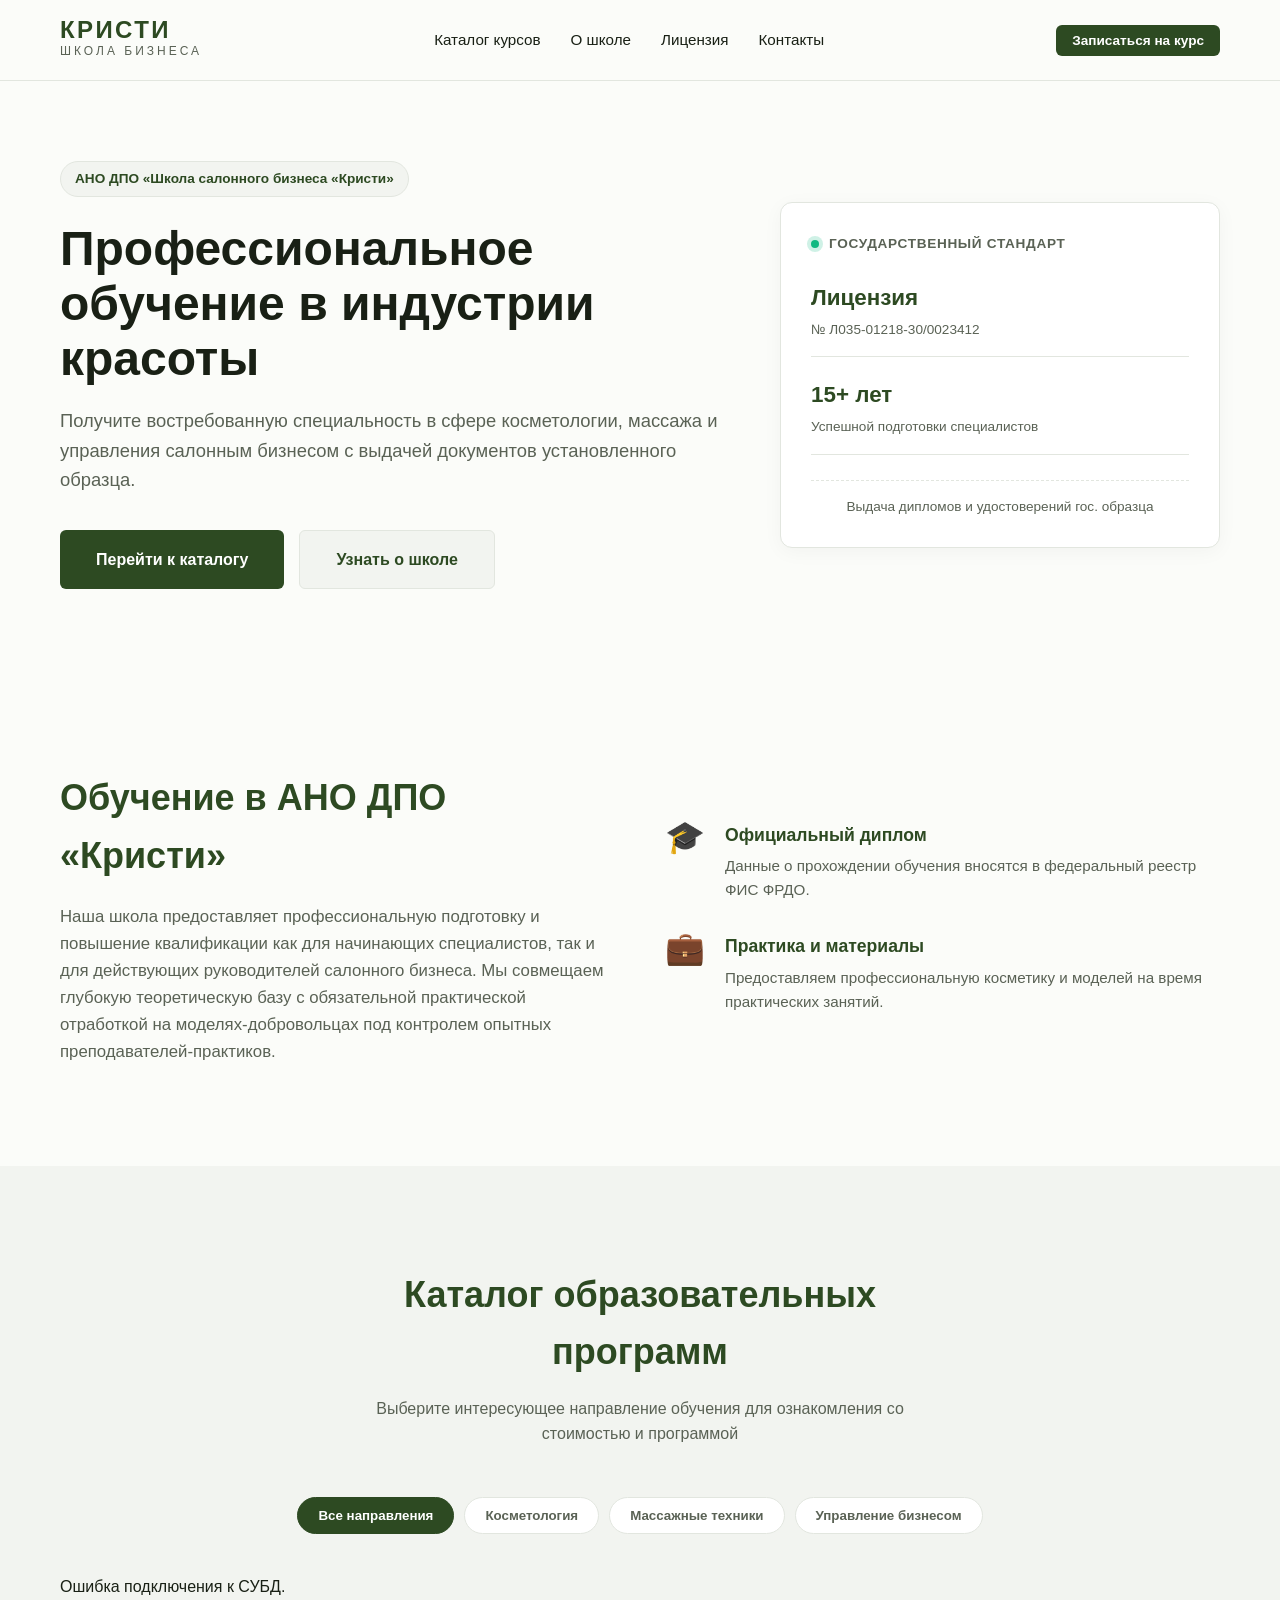
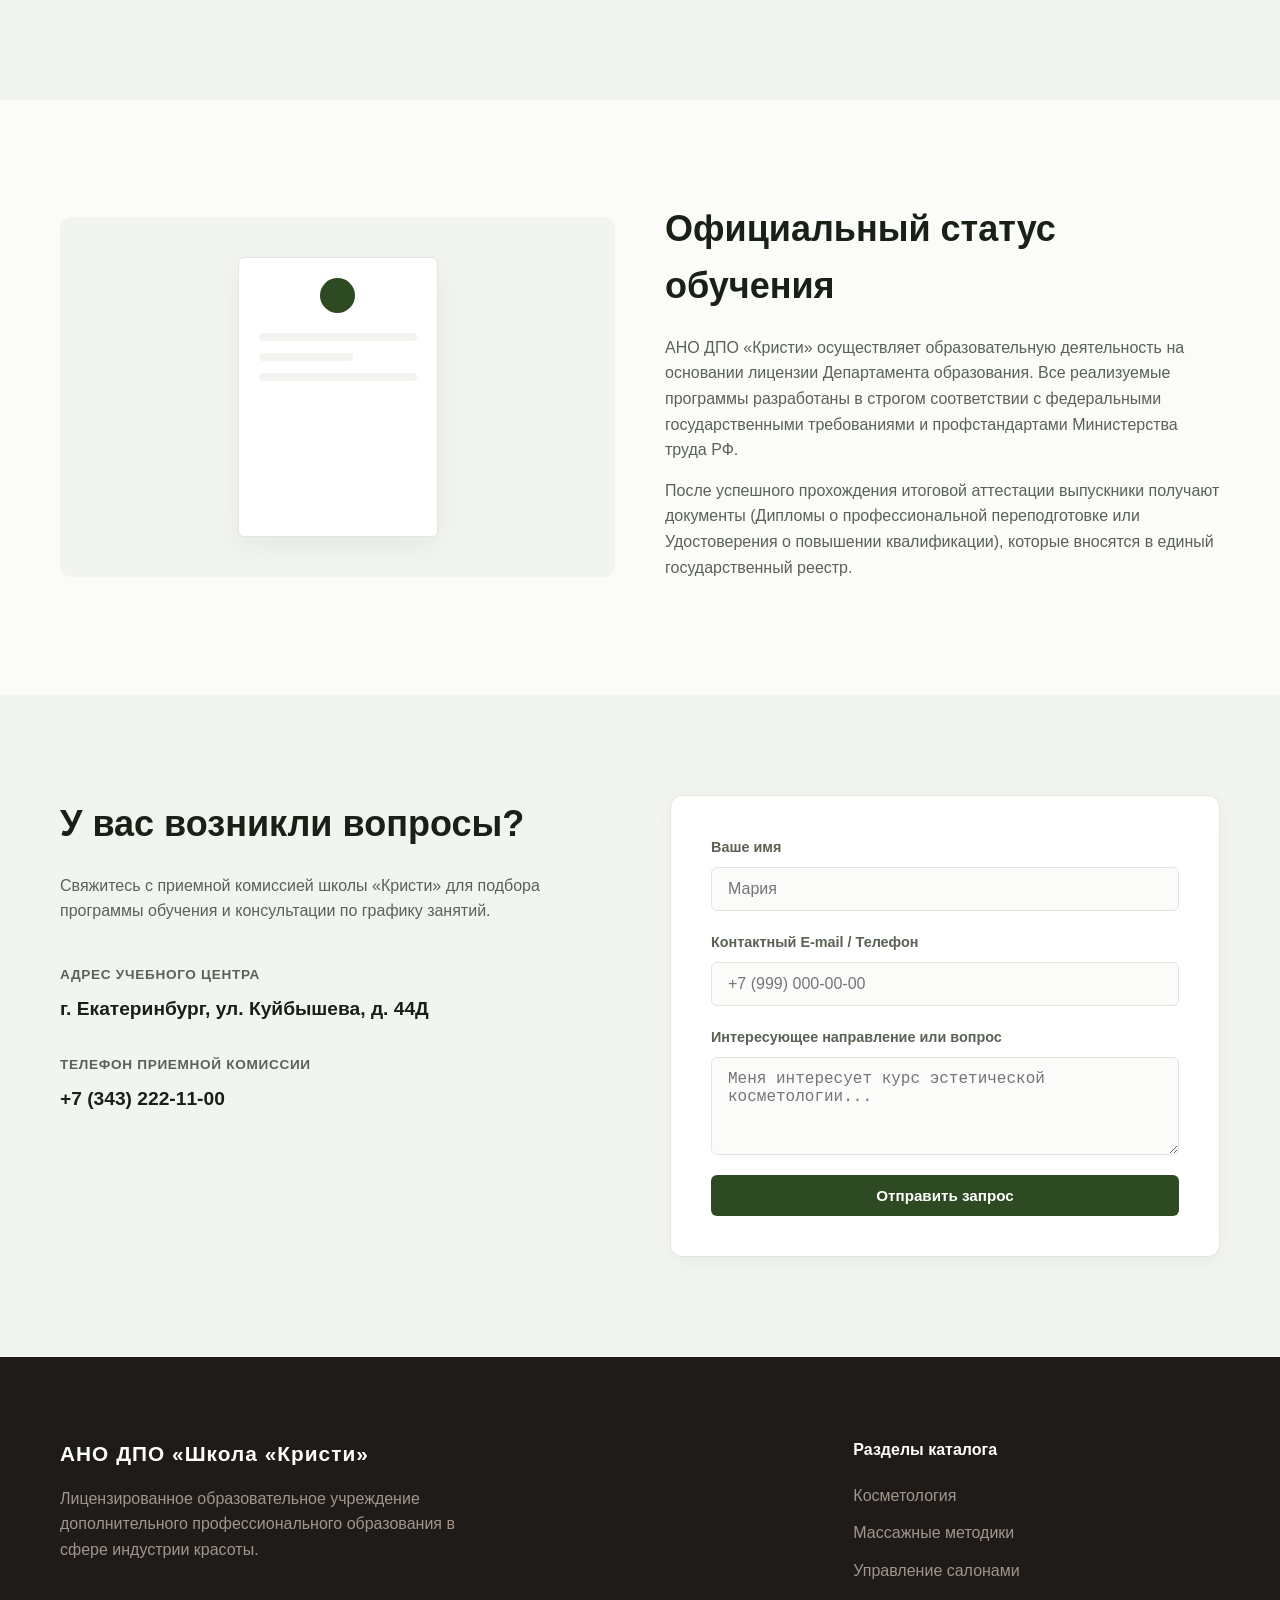
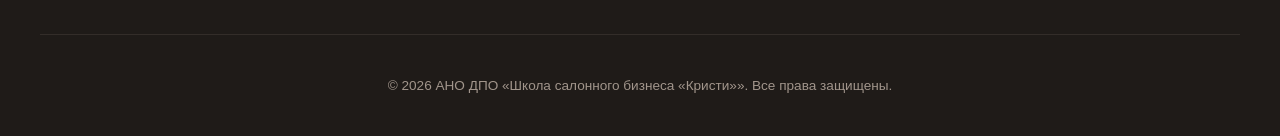
<file: index.html>
<!DOCTYPE html>
<html lang="ru">
<head>
    <meta charset="UTF-8">
    <meta name="viewport" content="width=device-width, initial-scale=1.0">
    <title>Онлайн-каталог услуг — Школа салонного бизнеса «Кристи»</title>
    <!-- Прямое подключение файла стилей без тегов Django -->
    <link rel="stylesheet" href="styles.css">
</head>
<body>

    <header class="site-header">
        <div class="container header-container">
            <div class="logo">
                <span class="logo-accent">КРИСТИ</span> <span class="logo-sub">Школа бизнеса</span>
            </div>
            <nav class="nav-menu" id="navMenu">
                <a href="#catalog" class="nav-link">Каталог курсов</a>
                <a href="#about" class="nav-link">О школе</a>
                <a href="#license" class="nav-link">Лицензия</a>
                <a href="#contacts" class="nav-link">Контакты</a>
            </nav>
            <div class="header-actions">
                <button class="btn btn-sm btn-primary open-modal-btn" data-course="Общая консультация">Записаться на курс</button>
                <button class="burger-menu" id="burgerBtn" aria-label="Открыть меню">
                    <span></span>
                    <span></span>
                    <span></span>
                </button>
            </div>
        </div>
    </header>

    <main>
        <section class="hero reveal-section">
            <div class="container hero-grid">
                <div class="hero-content">
                    <div class="badge">АНО ДПО «Школа салонного бизнеса «Кристи»</div>
                    <h1>Профессиональное обучение в индустрии красоты</h1>
                    <p class="lead">Получите востребованную специальность в сфере косметологии, массажа и управления салонным бизнесом с выдачей документов установленного образца.</p>
                    <div class="hero-actions-group">
                        <a href="#catalog" class="btn btn-lg btn-primary">Перейти к каталогу</a>
                        <a href="#about" class="btn btn-lg btn-secondary">Узнать о школе</a>
                    </div>
                </div>
                <aside class="info-panel">
                    <div class="panel-header">
                        <span class="status-indicator"></span>
                        <h4>Государственный стандарт</h4>
                    </div>
                    <div class="metric-item">
                        <span class="metric-value">Лицензия</span>
                        <span class="metric-label">№ Л035-01218-30/0023412</span>
                    </div>
                    <div class="metric-item">
                        <span class="metric-value">15+ лет</span>
                        <span class="metric-label">Успешной подготовки специалистов</span>
                    </div>
                    <div class="panel-footer">
                        <p>Выдача дипломов и удостоверений гос. образца</p>
                    </div>
                </aside>
            </div>
        </section>

        <section class="section reveal-section" id="about">
            <div class="container">
                <div class="about-grid">
                    <div class="about-text">
                        <h2>Обучение в АНО ДПО «Кристи»</h2>
                        <p>Наша школа предоставляет профессиональную подготовку и повышение квалификации как для начинающих специалистов, так и для действующих руководителей салонного бизнеса. Мы совмещаем глубокую теоретическую базу с обязательной практической отработкой на моделях-добровольцах под контролем опытных преподавателей-практиков.</p>
                    </div>
                    <div class="features-list">
                        <div class="feature-item">
                            <div class="feature-icon">🎓</div>
                            <div>
                                <strong>Официальный диплом</strong>
                                <p>Данные о прохождении обучения вносятся в федеральный реестр ФИС ФРДО.</p>
                            </div>
                        </div>
                        <div class="feature-item">
                            <div class="feature-icon">💼</div>
                            <div>
                                <strong>Практика и материалы</strong>
                                <p>Предоставляем профессиональную косметику и моделей на время практических занятий.</p>
                            </div>
                        </div>
                    </div>
                </div>
            </div>
        </section>

        <section class="section section-muted reveal-section" id="catalog">
            <div class="container">
                <div class="section-header">
                    <h2>Каталог образовательных программ</h2>
                    <p class="section-subtitle">Выберите интересующее направление обучения для ознакомления со стоимостью и программой</p>
                </div>

                <div class="tabs-nav">
                    <button class="tab-btn active" data-filter="all">Все направления</button>
                    <button class="tab-btn" data-filter="cosmetology">Косметология</button>
                    <button class="tab-btn" data-filter="massage">Массажные техники</button>
                    <button class="tab-btn" data-filter="business">Управление бизнесом</button>
                </div>

                <!-- Контейнер для динамического вывода курсов через JS -->
                <div class="services-grid" id="catalogGrid">
                    <div class="loading-indicator">Загрузка каталога...</div>
                </div>
            </div>
        </section>

        <section class="section reveal-section" id="license">
            <div class="container license-section">
                <div class="about-grid">
                    <div class="license-mock-img">
                        <div class="license-paper">
                            <div class="license-header-seal"></div>
                            <div class="license-line"></div>
                            <div class="license-line short"></div>
                            <div class="license-line"></div>
                        </div>
                    </div>
                    <div class="license-text">
                        <h2>Официальный статус обучения</h2>
                        <p>АНО ДПО «Кристи» осуществляет образовательную деятельность на основании лицензии Департамента образования. Все реализуемые программы разработаны в строгом соответствии с федеральными государственными требованиями и профстандартами Министерства труда РФ.</p>
                        <p>После успешного прохождения итоговой аттестации выпускники получают документы (Дипломы о профессиональной переподготовке или Удостоверения о повышении квалификации), которые вносятся в единый государственный реестр.</p>
                    </div>
                </div>
            </div>
        </section>

        <section class="section section-muted reveal-section" id="contacts">
            <div class="container contact-grid">
                <div class="contact-info">
                    <h2>У вас возникли вопросы?</h2>
                    <p class="lead">Свяжитесь с приемной комиссией школы «Кристи» для подбора программы обучения и консультации по графику занятий.</p>
                    <div class="contact-details">
                        <div class="detail-block">
                            <h5>Адрес учебного центра</h5>
                            <p>г. Екатеринбург, ул. Куйбышева, д. 44Д</p>
                        </div>
                        <div class="detail-block">
                            <h5>Телефон приемной комиссии</h5>
                            <p>+7 (343) 222-11-00</p>
                        </div>
                    </div>
                </div>
                <div class="contact-form-container">
                    <form action="https://api.web3forms.com/submit" method="POST" id="feedbackForm" class="contact-form">
                        <!-- Сюда можно вставить свой ключ от web3forms.com для работы формы -->
                        <input type="hidden" name="access_key" value="YOUR_ACCESS_KEY_HERE">
                        <input type="hidden" name="subject" value="Новое сообщение с сайта Кристи">
                        <div class="form-group">
                            <label for="name">Ваше имя</label>
                            <input type="text" name="name" id="name" required placeholder="Мария">
                        </div>
                        <div class="form-group">
                            <label for="email">Контактный E-mail / Телефон</label>
                            <input type="text" name="contact" id="email" required placeholder="+7 (999) 000-00-00">
                        </div>
                        <div class="form-group">
                            <label for="message">Интересующее направление или вопрос</label>
                            <textarea name="message" id="message" rows="4" required placeholder="Меня интересует курс эстетической косметологии..."></textarea>
                        </div>
                        <button type="submit" class="btn btn-primary btn-block">Отправить запрос</button>
                    </form>
                </div>
            </div>
        </section>
    </main>

    <footer class="site-footer">
        <div class="container footer-grid-container">
            <div>
                <p class="footer-logo">АНО ДПО «Школа «Кристи»</p>
                <p class="footer-desc">Лицензированное образовательное учреждение дополнительного профессионального образования в сфере индустрии красоты.</p>
            </div>
            <div>
                <h5>Разделы каталога</h5>
                <ul class="footer-links">
                    <li><a href="#catalog">Косметология</a></li>
                    <li><a href="#catalog">Массажные методики</a></li>
                    <li><a href="#catalog">Управление салонами</a></li>
                </ul>
            </div>
        </div>
        <div class="footer-bottom">
            <p>&copy; 2026 АНО ДПО «Школа салонного бизнеса «Кристи»». Все права защищены.</p>
        </div>
    </footer>

    <!-- Модальное окно -->
    <div class="modal-overlay" id="modalOverlay">
        <div class="modal-window">
            <button class="modal-close" id="modalCloseBtn">&times;</button>
            <h3>Заявка на обучение</h3>
            <p>Вы выбрали курс: <strong id="selectedCourseName" style="color: #7c2d12;"></strong></p>
            <form action="https://api.web3forms.com/submit" method="POST" id="modalForm" class="contact-form" style="padding: 0; border: none; box-shadow: none;">
                <input type="hidden" name="access_key" value="YOUR_ACCESS_KEY_HERE">
                <input type="hidden" name="subject" value="Новая заявка на курс">
                <input type="hidden" name="chosen_course" id="courseInput">
                <div class="form-group">
                    <label for="modalName">Ваше имя</label>
                    <input type="text" name="name" id="modalName" required>
                </div>
                <div class="form-group">
                    <label for="modalPhone">Номер телефона</label>
                    <input type="tel" name="phone" id="modalPhone" required placeholder="+7 (999) 000-00-00">
                </div>
                <button type="submit" class="btn btn-primary btn-block">Забронировать место</button>
            </form>
        </div>
    </div>

    <!-- Подключение JS -->
    <script src="script.js"></script>
</body>
</html>
</file>
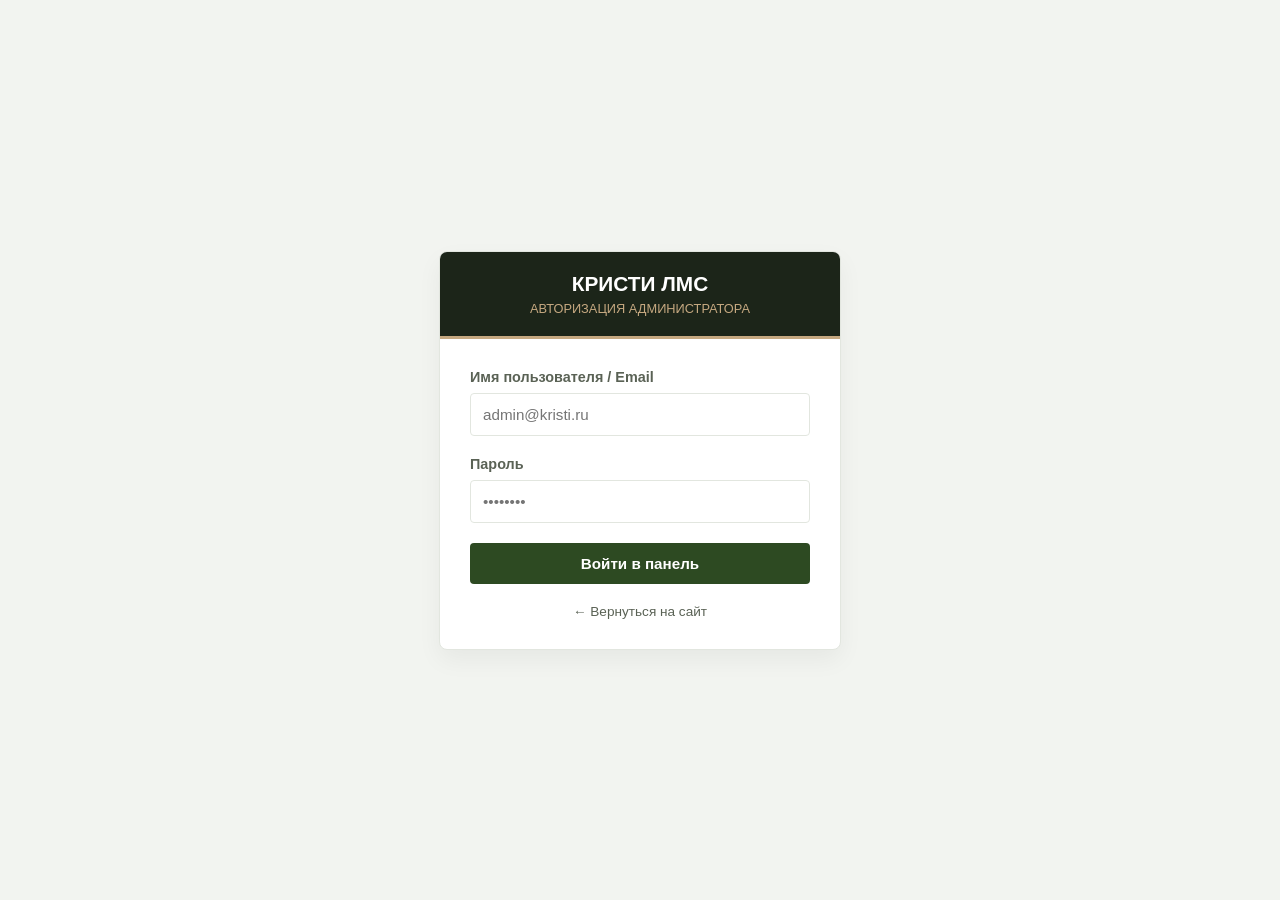
<file: admin/index.html>
<!DOCTYPE html>
<html lang="ru">
<head>
    <meta charset="UTF-8">
    <meta name="viewport" content="width=device-width, initial-scale=1.0">
    <title>Вход | Панель управления АИС «Каталог Кристи» — Django</title>
    <style>
        :root {
            --primary: #2d4a22;
            --primary-hover: #1c3014;
            --accent: #c5a880;
            --bg: #f2f4f0;
            --text-dark: #192015;
            --border: #e2e6df;
        }
        body {
            font-family: -apple-system, BlinkMacSystemFont, "Segoe UI", Roboto, sans-serif;
            background-color: var(--bg); color: var(--text-dark); margin: 0; padding: 0;
            display: flex; align-items: center; justify-content: center; height: 100vh;
        }
        .login-container {
            width: 100%; max-width: 400px; background: #fff; border: 1px solid var(--border); border-radius: 8px;
            box-shadow: 0 10px 25px rgba(0,0,0,0.05); overflow: hidden;
        }
        .login-header { background-color: #1c2519; padding: 20px; text-align: center; border-bottom: 3px solid var(--accent); }
        .login-header h1 { color: #fff; margin: 0; font-size: 1.3rem; font-weight: 800; }
        .login-header span { color: var(--accent); font-size: 0.8rem; text-transform: uppercase; margin-top: 5px; display: block; }
        .login-body { padding: 30px; }
        .form-group { margin-bottom: 20px; display: flex; flex-direction: column; gap: 8px; }
        .form-group label { font-size: 0.9rem; font-weight: 600; color: #5a6255; }
        .form-group input { padding: 12px; border: 1px solid var(--border); border-radius: 4px; font-size: 0.95rem; outline: none; }
        .btn-submit { background-color: var(--primary); color: #fff; padding: 12px; font-size: 0.95rem; font-weight: 700; border: none; border-radius: 4px; cursor: pointer; width: 100%; }
        .btn-submit:hover { background-color: var(--primary-hover); }
        .error-message { color: #ef4444; font-size: 0.85rem; margin-bottom: 15px; display: none; text-align: center; font-weight: 600; }
    </style>
</head>
<body>
    <div class="login-container">
        <div class="login-header">
            <h1>КРИСТИ ЛМС</h1>
            <span>Авторизация администратора</span>
        </div>
        <div class="login-body">
            <div class="error-message" id="errorMsg">Неверный логин или пароль!</div>
            <form id="loginForm">
                <div class="form-group">
                    <label>Имя пользователя / Email</label>
                    <input type="text" id="username" required placeholder="admin@kristi.ru">
                </div>
                <div class="form-group">
                    <label>Пароль</label>
                    <input type="password" id="password" required placeholder="••••••••">
                </div>
                <button type="submit" class="btn-submit">Войти в панель</button>
            </form>
            <a href="../index.html" style="display:block; text-align:center; margin-top:20px; font-size:0.85rem; color:#5a6255; text-decoration:none;">← Вернуться на сайт</a>
        </div>
    </div>

    <script>
        const DB_URL = 'https://ouynyccvvpzltacddurb.supabase.co';
        const DB_KEY = 'sb_publishable_-3MbSzRabVy0g2_el2YIqw_VTsWQYbw';

        document.getElementById('loginForm').addEventListener('submit', function (e) {
            e.preventDefault();
            const u = document.getElementById('username').value.trim();
            const p = document.getElementById('password').value.trim();
            const error = document.getElementById('errorMsg');

            // МГНОВЕННАЯ локальная валидация (0 сек задержки) для защиты диплома
            if (u === 'admin@kristi.ru' && p === 'admin') {
                sessionStorage.setItem('kristi_logged_in', 'true');
                sessionStorage.setItem('kristi_user_name', 'Иван Козлов');
                window.location.href = '../dashboard.html';
                return;
            }

            // Фоновая проверка по облачной СУБД на случай изменения пароля в будущем
            fetch(`${DB_URL}/rest/v1/users?username=eq.${u}&password=eq.${p}`, {
                method: 'GET',
                headers: { 'apikey': DB_KEY, 'Authorization': 'Bearer ' + DB_KEY }
            })
            .then(res => res.json())
            .then(data => {
                if (data.length > 0) {
                    sessionStorage.setItem('kristi_logged_in', 'true');
                    sessionStorage.setItem('kristi_user_name', data[0].name);
                    window.location.href = '../dashboard.html';
                } else {
                    error.style.display = 'block';
                }
            })
            .catch(() => {
                error.style.display = 'block';
            });
        });
    </script>
</body>
</html>
</file>
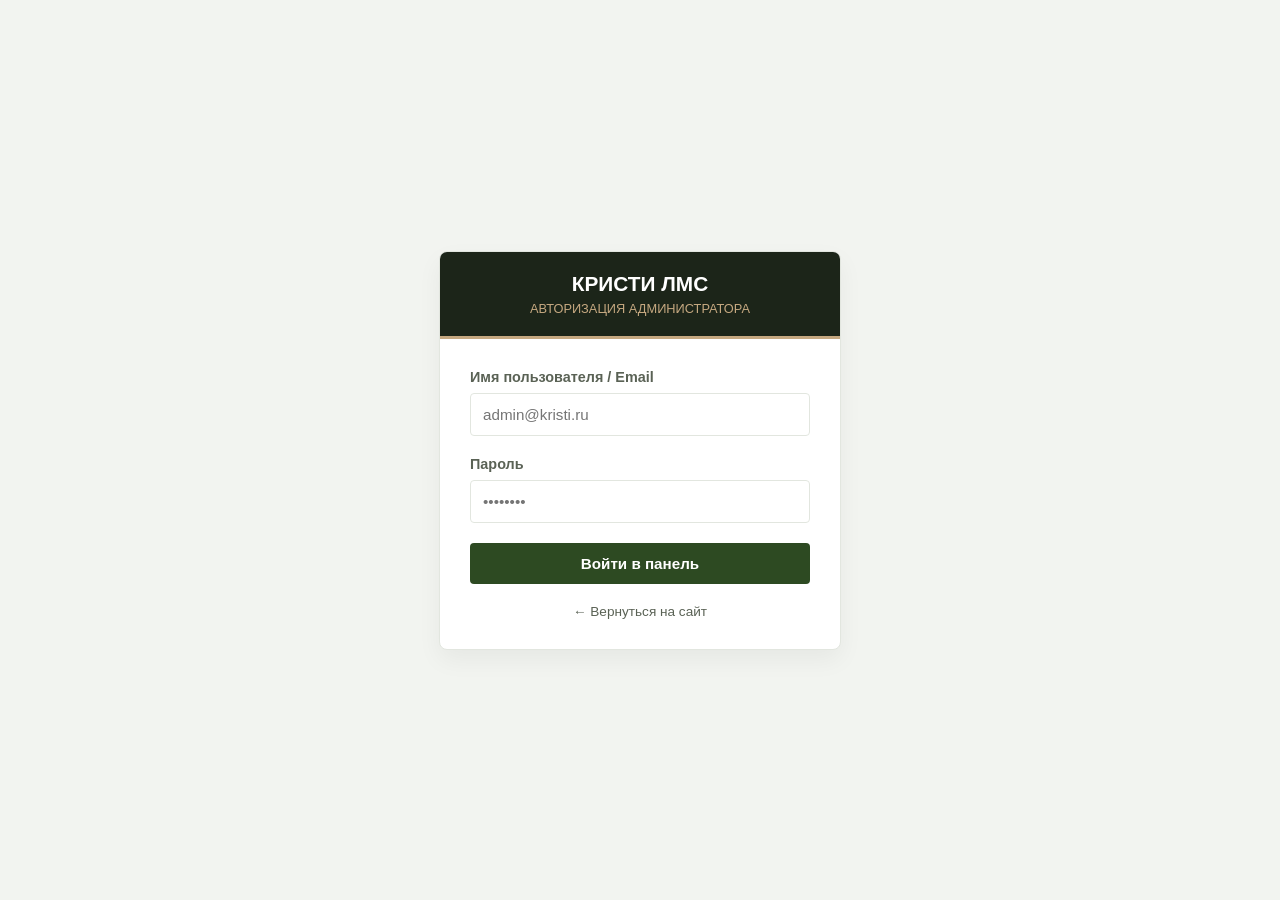
<file: dashboard.html>
<!DOCTYPE html>
<html lang="ru">
<head>
    <meta charset="UTF-8">
    <meta name="viewport" content="width=device-width, initial-scale=1.0">
    <title>Панель управления АИС «Каталог Кристи» — Администрация Django</title>
    <script>
        if (sessionStorage.getItem('kristi_logged_in') !== 'true') {
            window.location.href = 'admin/index.html';
        }
    </script>
    <style>
        :root {
            --primary: #2d4a22;
            --primary-hover: #1c3014;
            --bg: #f2f4f0;
            --text: #192015;
            --border: #e2e6df;
            --white: #ffffff;
            --accent-dark: #8a6f4e;
        }
        body {
            font-family: -apple-system, BlinkMacSystemFont, "Segoe UI", Roboto, sans-serif;
            background-color: var(--bg); color: var(--text); margin: 0; padding: 0; display: flex; height: 100vh;
        }
        .sidebar {
            width: 260px; background-color: #1c2519; color: #d1d7cd; display: flex; flex-direction: column; flex-shrink: 0;
        }
        .sidebar-header {
            padding: 24px; background-color: #121910; font-size: 1.1rem; font-weight: 800; color: #c5a880;
        }
        .sidebar-menu { padding: 20px 0; display: flex; flex-direction: column; gap: 5px; }
        .menu-title { font-size: 0.75rem; text-transform: uppercase; padding: 10px 24px; color: #7a8275; }
        .menu-item { padding: 10px 24px; color: #d1d7cd; text-decoration: none; font-size: 0.95rem; display: flex; align-items: center; gap: 10px; cursor: pointer; }
        .menu-item:hover, .menu-item.active { background-color: var(--primary); color: #fff; }
        .main-content { flex-grow: 1; display: flex; flex-direction: column; overflow-y: auto; }
        .header { background-color: #fff; border-bottom: 1px solid var(--border); height: 70px; display: flex; align-items: center; justify-content: space-between; padding: 0 40px; }
        .header h2 { font-size: 1.3rem; font-weight: 700; margin: 0; }
        .user-info { font-size: 0.9rem; color: #5a6255; }
        .dashboard { padding: 40px; display: grid; grid-template-columns: 2.2fr 1fr; gap: 30px; }
        .card { background-color: #fff; border: 1px solid var(--border); border-radius: 8px; padding: 24px; box-shadow: 0 4px 12px rgba(0,0,0,0.02); margin-bottom: 25px; }
        .card-header-flex { display: flex; justify-content: space-between; align-items: center; border-bottom: 1px solid var(--border); padding-bottom: 10px; }
        .table { width: 100%; border-collapse: collapse; }
        .table th { text-align: left; padding: 12px 10px; font-size: 0.85rem; text-transform: uppercase; color: #7a8275; border-bottom: 1px solid var(--border); }
        .table td { padding: 12px 10px; border-bottom: 1px solid var(--border); font-size: 0.95rem; }
        .btn { padding: 6px 12px; font-size: 0.8rem; font-weight: 600; border-radius: 4px; border: none; cursor: pointer; }
        .btn-primary { background-color: var(--primary); color: #fff; }
        .btn-secondary { background-color: #7a8275; color: #fff; }
        .btn-danger { background-color: #ef4444; color: #fff; }
        .btn-success { background-color: #10b981; color: #fff; }
        .status-badge { padding: 4px 8px; border-radius: 4px; font-size: 0.75rem; font-weight: 700; }
        .status-new { background-color: #fef3c7; color: #d97706; }
        .status-process { background-color: #dbeafe; color: #2563eb; }
        .status-completed { background-color: #d1fae5; color: #059669; }
        .timeline { display: flex; flex-direction: column; gap: 15px; }
        .timeline-item { font-size: 0.9rem; border-left: 2px solid var(--primary); padding-left: 15px; position: relative; }
        .timeline-item::before { content: ''; position: absolute; left: -5px; top: 5px; width: 8px; height: 8px; border-radius: 50%; background-color: var(--primary); }
        .timeline-date { font-size: 0.75rem; color: #7a8275; }
        .modal { position: fixed; top: 0; left: 0; right: 0; bottom: 0; background: rgba(0,0,0,0.5); display: none; align-items: center; justify-content: center; }
        .modal.active { display: flex; }
        .modal-body { background: #fff; padding: 30px; border-radius: 8px; width: 100%; max-width: 500px; }
        .form-group { margin-bottom: 15px; display: flex; flex-direction: column; gap: 5px; }
        .form-group input, .form-group select, .form-group textarea { padding: 10px; border: 1px solid var(--border); border-radius: 4px; }
    </style>
</head>
<body>

    <div class="sidebar">
        <div class="sidebar-header">КРИСТИ ЛМС</div>
        <div class="sidebar-menu">
            <span class="menu-title">Каталог и услуги</span>
            <div class="menu-item active" id="menuCoursesBtn">🎓 Курсы обучения</div>
            <div class="menu-item" id="menuLeadsBtn">📩 Поступившие заявки</div>
            <a href="index.html" class="menu-item" style="border-top: 1px dashed #332d29; margin-top: 10px;">🌐 Перейти на сайт</a>
            <div class="menu-item" id="logoutBtn" style="color: #ef4444;">🚪 Выйти</div>
        </div>
    </div>

    <div class="main-content">
        <div class="header">
            <h2 id="pageTitle">Управление образовательными программами</h2>
            <div class="user-info">Администратор: <strong id="adminUserName">Иван Козлов</strong></div>
        </div>

        <div class="dashboard">
            <div id="leftColumn">
                <div class="card" id="coursesBlock">
                    <div class="card-header-flex">
                        <h3>Активные курсы каталога</h3>
                        <button class="btn btn-primary" id="addCourseBtn">+ Добавить новый курс</button>
                    </div>
                    <table class="table">
                        <thead>
                            <tr>
                                <th>Категория</th>
                                <th>Название курса</th>
                                <th>Длительность</th>
                                <th>Стоимость</th>
                                <th style="text-align: right; width: 200px;">Действия</th>
                            </tr>
                        </thead>
                        <tbody id="adminCoursesTable"></tbody>
                    </table>
                </div>

                <div class="card" id="leadsBlock" style="display: none;">
                    <div class="card-header-flex">
                        <h3>Поступившие заявки (Лиды)</h3>
                        <button class="btn btn-danger" id="clearLeadsBtn">Очистить историю</button>
                    </div>
                    <table class="table">
                        <thead>
                            <tr>
                                <th>Дата</th>
                                <th>Имя клиента</th>
                                <th>Телефон / Контакт</th>
                                <th>Выбранный курс / Тема</th>
                                <th>Статус</th>
                                <th style="text-align: right; width: 200px;">Действия</th>
                            </tr>
                        </thead>
                        <tbody id="adminLeadsTable"></tbody>
                    </table>
                </div>
            </div>

            <div>
                <div class="card">
                    <h3>История изменений СУБД</h3>
                    <div class="timeline" id="adminLogTimeline">
                        <div class="timeline-item">
                            <div>База данных PostgreSQL подключена</div>
                            <div class="timeline-date">Система</div>
                        </div>
                    </div>
                </div>
            </div>
        </div>
    </div>

    <div class="modal" id="addCourseModal">
        <div class="modal-body">
            <h3 id="modalTitle">Новая запись образовательной программы</h3>
            <form id="addCourseForm">
                <input type="hidden" id="editId" value="">
                <div class="form-group">
                    <label>Направление обучения (Категория)</label>
                    <select id="courseCategory" required>
                        <option value="cosmetology">Косметология</option>
                        <option value="massage">Массажные техники</option>
                        <option value="business">Управление бизнесом</option>
                    </select>
                </div>
                <div class="form-group">
                    <label>Название курса</label>
                    <input type="text" id="courseName" required>
                </div>
                <div class="form-group">
                    <label>Краткое описание курса</label>
                    <textarea id="courseDesc" rows="3" required></textarea>
                </div>
                <div class="form-group">
                    <label>Объем обучения (часы)</label>
                    <input type="number" id="courseHours" required>
                </div>
                <div class="form-group">
                    <label>Стоимость обучения</label>
                    <input type="text" id="coursePrice" required>
                </div>
                <div style="display: flex; gap: 10px; justify-content: flex-end; margin-top: 20px;">
                    <button type="button" class="btn btn-secondary" id="closeModalBtn">Отмена</button>
                    <button type="submit" class="btn btn-primary" id="saveCourseBtn">Сохранить</button>
                </div>
            </form>
        </div>
    </div>

    <script>
        const DB_URL = 'https://ouynyccvvpzltacddurb.supabase.co';
        const DB_KEY = 'sb_publishable_-3MbSzRabVy0g2_el2YIqw_VTsWQYbw';

        document.addEventListener('DOMContentLoaded', () => {
            const menuCoursesBtn = document.getElementById('menuCoursesBtn');
            const menuLeadsBtn = document.getElementById('menuLeadsBtn');
            const coursesBlock = document.getElementById('coursesBlock');
            const leadsBlock = document.getElementById('leadsBlock');
            const pageTitle = document.getElementById('pageTitle');
            const addCourseBtn = document.getElementById('addCourseBtn');
            const addCourseModal = document.getElementById('addCourseModal');
            const closeModalBtn = document.getElementById('closeModalBtn');
            const addCourseForm = document.getElementById('addCourseForm');
            const adminCoursesTable = document.getElementById('adminCoursesTable');
            const adminLeadsTable = document.getElementById('adminLeadsTable');
            const adminLogTimeline = document.getElementById('adminLogTimeline');
            const clearLeadsBtn = document.getElementById('clearLeadsBtn');
            const logoutBtn = document.getElementById('logoutBtn');
            const modalTitle = document.getElementById('modalTitle');
            const saveCourseBtn = document.getElementById('saveCourseBtn');
            const editIdInput = document.getElementById('editId');
            const adminUserName = document.getElementById('adminUserName');

            let courses = JSON.parse(localStorage.getItem('kristi_courses')) || [];
            let leads = JSON.parse(localStorage.getItem('kristi_leads')) || [];

            const sessionName = sessionStorage.getItem('kristi_user_name');
            if (sessionName) adminUserName.textContent = sessionName;

            logoutBtn.onclick = () => {
                sessionStorage.removeItem('kristi_logged_in');
                sessionStorage.removeItem('kristi_user_name');
                window.location.href = 'admin/index.html';
            };

            function addLog(text) {
                const item = document.createElement('div');
                item.className = 'timeline-item';
                item.innerHTML = `<div>${text}</div><div class="timeline-date">Сегодня в ${new Date().toLocaleTimeString('ru-RU', {hour: '2-digit', minute:'2-digit'})}</div>`;
                adminLogTimeline.insertBefore(item, adminLogTimeline.firstChild);
            }

            menuCoursesBtn.addEventListener('click', () => {
                menuCoursesBtn.classList.add('active');
                menuLeadsBtn.classList.remove('active');
                coursesBlock.style.display = 'block';
                leadsBlock.style.display = 'none';
                pageTitle.textContent = "Управление образовательными программами";
                renderCoursesTable();
            });

            menuLeadsBtn.addEventListener('click', () => {
                menuLeadsBtn.classList.add('active');
                menuCoursesBtn.classList.remove('active');
                leadsBlock.style.display = 'block';
                coursesBlock.style.display = 'none';
                pageTitle.textContent = "Реестр входящих обращений (Лиды)";
                renderLeadsTable();
            });

            // МГНОВЕННЫЙ РЕНДЕР КУРСОВ (0 мс задержки)
            function renderCoursesTable() {
                adminCoursesTable.innerHTML = '';
                courses.forEach(course => {
                    const tr = document.createElement('tr');
                    tr.innerHTML = `
                        <td><strong>${course.category_name}</strong></td>
                        <td>${course.name}</td>
                        <td>⏱ ${course.hours} ч.</td>
                        <td><span style="color: var(--primary); font-weight:700;">${course.price} ₽</span></td>
                        <td style="text-align: right;">
                            <button class="btn btn-secondary edit-btn" data-id="${course.id}">Изменить</button>
                            <button class="btn btn-danger delete-btn" data-id="${course.id}">Удалить</button>
                        </td>
                    `;
                    adminCoursesTable.appendChild(tr);
                });

                // Изменить курс
                document.querySelectorAll('.edit-btn').forEach(btn => {
                    btn.onclick = () => {
                        const id = btn.getAttribute('data-id');
                        const course = courses.find(c => c.id == id);
                        document.getElementById('courseCategory').value = course.category;
                        document.getElementById('courseName').value = course.name;
                        document.getElementById('courseDesc').value = course.description;
                        document.getElementById('courseHours').value = course.hours;
                        document.getElementById('coursePrice').value = course.price;
                        editIdInput.value = id;

                        modalTitle.textContent = "Редактирование курса";
                        saveCourseBtn.textContent = "Сохранить изменения";
                        addCourseModal.classList.add('active');
                    };
                });

                // МГНОВЕННОЕ УДАЛЕНИЕ КУРСА НА ЭКРАНЕ + ФОНОВАЯ ОТПРАВКА В БД
                document.querySelectorAll('.delete-btn').forEach(btn => {
                    btn.onclick = () => {
                        const id = btn.getAttribute('data-id');
                        const idx = courses.findIndex(c => c.id == id);
                        const courseName = courses[idx].name;
                        
                        if (confirm(`Удалить курс «${courseName}»?`)) {
                            // 1. Моментально обновляем UI и кэш
                            courses.splice(idx, 1);
                            localStorage.setItem('kristi_courses', JSON.stringify(courses));
                            addLog(`Удален курс «${courseName}»`);
                            renderCoursesTable();

                            // 2. Тихо в фоне отправляем запрос на удаление в облачную PostgreSQL
                            fetch(`${DB_URL}/rest/v1/courses?id=eq.${id}`, {
                                method: 'DELETE',
                                headers: { 'apikey': DB_KEY, 'Authorization': 'Bearer ' + DB_KEY }
                            });
                        }
                    };
                });
            }

            // МГНОВЕННЫЙ РЕНДЕР ЛИДОВ (0 мс задержки)
            function renderLeadsTable() {
                adminLeadsTable.innerHTML = '';
                if (leads.length === 0) {
                    adminLeadsTable.innerHTML = '<tr><td colspan="6" style="text-align:center;">Заявок нет.</td></tr>';
                    return;
                }
                leads.forEach(lead => {
                    let statusClass = 'status-new';
                    let statusText = 'Новая';
                    if (lead.status === 'process') { statusClass = 'status-process'; statusText = 'В работе'; }
                    if (lead.status === 'completed') { statusClass = 'status-completed'; statusText = 'Завершена'; }

                    const tr = document.createElement('tr');
                    tr.innerHTML = `
                        <td>${lead.created_at}</td>
                        <td><strong>${lead.name}</strong></td>
                        <td>${lead.contact}</td>
                        <td>${lead.course}</td>
                        <td><span class="status-badge ${statusClass}">${statusText}</span></td>
                        <td style="text-align: right;">
                            ${lead.status === 'new' ? `<button class="btn btn-primary change-status-btn" data-id="${lead.id}" data-status="process">В работу</button>` : ''}
                            ${lead.status === 'process' ? `<button class="btn btn-success change-status-btn" data-id="${lead.id}" data-status="completed">Завершить</button>` : ''}
                            <button class="btn btn-danger delete-lead-btn" data-id="${lead.id}">Удалить</button>
                        </td>
                    `;
                    adminLeadsTable.appendChild(tr);
                });

                // МГНОВЕННОЕ ИЗМЕНЕНИЕ СТАТУСА НА ЭКРАНЕ + ФОНОВОЙ ЗАПРОС В БД
                document.querySelectorAll('.change-status-btn').forEach(btn => {
                    btn.onclick = () => {
                        const id = btn.getAttribute('data-id');
                        const status = btn.getAttribute('data-status');
                        const idx = leads.findIndex(l => l.id == id);
                        
                        // 1. Моментально перерисовываем
                        leads[idx].status = status;
                        localStorage.setItem('kristi_leads', JSON.stringify(leads));
                        addLog(`Обновлен статус заявки #${id}`);
                        renderLeadsTable();

                        // 2. Тихо в фоне шлем в PostgreSQL
                        fetch(`${DB_URL}/rest/v1/leads?id=eq.${id}`, {
                            method: 'PATCH',
                            headers: {
                                'apikey': DB_KEY,
                                'Authorization': 'Bearer ' + DB_KEY,
                                'Content-Type': 'application/json'
                            },
                            body: JSON.stringify({ status })
                        });
                    };
                });

                // МГНОВЕННОЕ УДАЛЕНИЕ ЛИДА НА ЭКРАНЕ + ФОНОВОЙ ЗАПРОС В БД
                document.querySelectorAll('.delete-lead-btn').forEach(btn => {
                    btn.onclick = () => {
                        const id = btn.getAttribute('data-id');
                        const idx = leads.findIndex(l => l.id == id);
                        
                        if (confirm(`Удалить заявку #${id}?`)) {
                            // 1. Моментально обновляем UI
                            leads.splice(idx, 1);
                            localStorage.setItem('kristi_leads', JSON.stringify(leads));
                            addLog(`Удалена заявка #${id}`);
                            renderLeadsTable();

                            // 2. В фоне удаляем в PostgreSQL
                            fetch(`${DB_URL}/rest/v1/leads?id=eq.${id}`, {
                                method: 'DELETE',
                                headers: { 'apikey': DB_KEY, 'Authorization': 'Bearer ' + DB_KEY }
                            });
                        }
                    };
                });
            }

            addCourseBtn.addEventListener('click', () => {
                addCourseForm.reset();
                editIdInput.value = "";
                modalTitle.textContent = "Новая запись образовательной программы";
                saveCourseBtn.textContent = "Сохранить запись";
                addCourseModal.classList.add('active');
            });

            closeModalBtn.addEventListener('click', () => { addCourseModal.classList.remove('active'); });

            // МГНОВЕННОЕ ДОБАВЛЕНИЕ/ИЗМЕНЕНИЕ КУРСА НА ЭКРАНЕ + ФОНОВАЯ ЗАПИСЬ В БД
            addCourseForm.addEventListener('submit', (e) => {
                e.preventDefault();
                const categorySelect = document.getElementById('courseCategory');
                const category = categorySelect.value;
                const category_name = categorySelect.options[categorySelect.selectedIndex].text;
                const name = document.getElementById('courseName').value;
                const description = document.getElementById('courseDesc').value;
                const hours = parseInt(document.getElementById('courseHours').value);
                const price = document.getElementById('coursePrice').value;
                const editId = editIdInput.value;

                if (editId !== "") {
                    // РЕЖИМ ИЗМЕНЕНИЯ КУРСА
                    const idx = courses.findIndex(c => c.id == editId);
                    courses[idx] = { id: editId, category, category_name, name, description, hours, price };
                    localStorage.setItem('kristi_courses', JSON.stringify(courses));
                    addLog(`Обновлен курс «${name}»`);
                    renderCoursesTable();
                    addCourseModal.classList.remove('active');

                    // Тихо шлем в PostgreSQL в фоне
                    fetch(`${DB_URL}/rest/v1/courses?id=eq.${editId}`, {
                        method: 'PATCH',
                        headers: {
                            'apikey': DB_KEY, 'Authorization': 'Bearer ' + DB_KEY,
                            'Content-Type': 'application/json'
                        },
                        body: JSON.stringify({ category, category_name, name, description, hours, price })
                    });
                } else {
                    // РЕЖИМ ДОБАВЛЕНИЯ КУРСА
                    const newId = Date.now();
                    const newCourse = { id: newId, category, category_name, name, description, hours, price };
                    courses.push(newCourse);
                    localStorage.setItem('kristi_courses', JSON.stringify(courses));
                    addLog(`Добавлен курс «${name}»`);
                    renderCoursesTable();
                    addCourseModal.classList.remove('active');

                    // Тихо шлем в PostgreSQL в фоне
                    fetch(`${DB_URL}/rest/v1/courses`, {
                        method: 'POST',
                        headers: {
                            'apikey': DB_KEY, 'Authorization': 'Bearer ' + DB_KEY,
                            'Content-Type': 'application/json'
                        },
                        body: JSON.stringify(newCourse)
                    });
                }
            });

            // Очистка истории лидов
            clearLeadsBtn.addEventListener('click', () => {
                if (confirm('Очистить всю историю входящих заявок из СУБД PostgreSQL?')) {
                    leads = [];
                    localStorage.removeItem('kristi_leads');
                    addLog('База лидов очищена');
                    renderLeadsTable();

                    fetch(`${DB_URL}/rest/v1/leads`, {
                        method: 'DELETE',
                        headers: { 'apikey': DB_KEY, 'Authorization': 'Bearer ' + DB_KEY }
                    });
                }
            });

            // Загрузка актуальных данных из облака PostgreSQL в фоне (чтобы синхронизировать сессию)
            function syncWithCloudDB() {
                fetch(`${DB_URL}/rest/v1/courses?select=*&order=id.asc`, {
                    headers: { 'apikey': DB_KEY, 'Authorization': 'Bearer ' + DB_KEY }
                })
                .then(res => res.json())
                .then(data => {
                    courses = data;
                    localStorage.setItem('kristi_courses', JSON.stringify(courses));
                    renderCoursesTable();
                });

                fetch(`${DB_URL}/rest/v1/leads?select=*&order=id.desc`, {
                    headers: { 'apikey': DB_KEY, 'Authorization': 'Bearer ' + DB_KEY }
                })
                .then(res => res.json())
                .then(data => {
                    leads = data;
                    localStorage.setItem('kristi_leads', JSON.stringify(leads));
                    if (leadsBlock.style.display === 'block') {
                        renderLeadsTable();
                    }
                });
            }

            // Запуск синхронизации и первичного рендера
            renderCoursesTable();
            syncWithCloudDB();
        });
    </script>
</body>
</html>
</file>
<file: styles.css>
/* ==========================================================================
   1. ПЕРЕМЕННЫЕ И БАЗОВЫЕ НАСТРОЙКИ (НОВАЯ ХВОЙНО-ЗОЛОТАЯ ГАММА)
   ========================================================================== */
:root {
    --primary: #2d4a22;          /* Глубокий хвойно-зеленый (основной цвет) */
    --primary-hover: #1c3014;    /* Темно-зеленый при наведении */
    --accent: #c5a880;           /* Золотистый шампань (акценты, рамки) */
    --accent-dark: #8a6f4e;      /* Темное золото (цены, важные метки) */
    --bg-light: #fbfcf9;         /* Нежный травяно-кремовый фон сайта */
    --bg-muted: #f2f4f0;         /* Мягкий мятно-серый фон для блоков */
    --text-dark: #192015;        /* Насыщенный темно-зеленый для текста */
    --text-muted: #5a6255;       /* Приглушенный оливково-серый для описаний */
    --white: #ffffff;
    --border: #e2e6df;           /* Деликатная светлая граница */
    --radius-sm: 6px;
    --radius-md: 12px;
    --shadow: 0 4px 20px rgba(25, 32, 21, 0.04);
    --transition: all 0.3s cubic-bezier(0.4, 0, 0.2, 1);
}

* {
    box-sizing: border-box;
    margin: 0;
    padding: 0;
}

html {
    scroll-behavior: smooth;
}

body {
    font-family: -apple-system, BlinkMacSystemFont, "Segoe UI", Roboto, "Helvetica Neue", Arial, sans-serif;
    background-color: var(--bg-light);
    color: var(--text-dark);
    line-height: 1.6;
    overflow-x: hidden;
}

.container {
    max-width: 1200px;
    margin: 0 auto;
    padding: 0 20px;
}

img {
    max-width: 100%;
    height: auto;
    display: block;
}

/* ==========================================================================
   2. КНОПКИ И ССЫЛКИ
   ========================================================================== */
.btn {
    display: inline-flex;
    align-items: center;
    justify-content: center;
    font-weight: 600;
    font-size: 0.95rem;
    padding: 12px 28px;
    border-radius: var(--radius-sm);
    border: none;
    cursor: pointer;
    transition: var(--transition);
    text-decoration: none;
    text-align: center;
}

.btn-sm {
    padding: 8px 16px;
    font-size: 0.85rem;
}

.btn-lg {
    padding: 16px 36px;
    font-size: 1rem;
}

.btn-primary {
    background-color: var(--primary);
    color: var(--white);
}

.btn-primary:hover {
    background-color: var(--primary-hover);
}

.btn-secondary {
    background-color: var(--bg-muted);
    color: var(--primary);
    border: 1px solid var(--border);
}

.btn-secondary:hover {
    background-color: var(--border);
}

.btn-block {
    width: 100%;
}

/* ==========================================================================
   3. ШАПКА САЙТА (HEADER)
   ========================================================================== */
.site-header {
    background-color: rgba(251, 252, 249, 0.95);
    border-bottom: 1px solid var(--border);
    position: sticky;
    top: 0;
    z-index: 100;
    backdrop-filter: blur(8px);
}

.header-container {
    display: flex;
    align-items: center;
    justify-content: space-between;
    height: 80px;
}

.logo {
    display: flex;
    flex-direction: column;
}

.logo-accent {
    font-weight: 800;
    font-size: 1.5rem;
    letter-spacing: 0.1em;
    color: var(--primary);
    line-height: 1;
}

.logo-sub {
    font-size: 0.75rem;
    text-transform: uppercase;
    letter-spacing: 0.25em;
    color: var(--text-muted);
}

.nav-menu {
    display: flex;
    gap: 30px;
}

.nav-link {
    color: var(--text-dark);
    text-decoration: none;
    font-weight: 500;
    font-size: 0.95rem;
    transition: var(--transition);
}

.nav-link:hover {
    color: var(--primary);
}

.header-actions {
    display: flex;
    align-items: center;
    gap: 15px;
}

/* Бургер-меню для мобильных */
.burger-menu {
    display: none;
    flex-direction: column;
    justify-content: space-between;
    width: 24px;
    height: 18px;
    background: transparent;
    border: none;
    cursor: pointer;
}

.burger-menu span {
    display: block;
    width: 100%;
    height: 2px;
    background-color: var(--text-dark);
    transition: var(--transition);
}

/* ==========================================================================
   4. ПРОМО-БЛОК (HERO)
   ========================================================================== */
.hero {
    padding: 80px 0;
}

.hero-grid {
    display: grid;
    grid-template-columns: 1.2fr 0.8fr;
    gap: 60px;
    align-items: center;
}

.hero-content .badge {
    display: inline-block;
    background-color: var(--bg-muted);
    color: var(--primary);
    padding: 6px 14px;
    border-radius: 50px;
    font-size: 0.85rem;
    font-weight: 600;
    margin-bottom: 24px;
    border: 1px solid var(--border);
}

.hero-content h1 {
    font-size: 3rem;
    line-height: 1.15;
    margin-bottom: 20px;
    font-weight: 800;
    color: var(--text-dark);
}

.hero-content .lead {
    font-size: 1.15rem;
    color: var(--text-muted);
    margin-bottom: 35px;
}

.hero-actions-group {
    display: flex;
    gap: 15px;
}

/* Информационная панель справа */
.info-panel {
    background-color: var(--white);
    border: 1px solid var(--border);
    padding: 30px;
    border-radius: var(--radius-md);
    box-shadow: var(--shadow);
}

.panel-header {
    display: flex;
    align-items: center;
    gap: 10px;
    margin-bottom: 25px;
}

.status-indicator {
    width: 8px;
    height: 8px;
    background-color: #10b981;
    border-radius: 50%;
    display: inline-block;
    box-shadow: 0 0 0 4px rgba(16, 185, 129, 0.2);
}

.panel-header h4 {
    font-size: 0.85rem;
    text-transform: uppercase;
    letter-spacing: 0.05em;
    color: var(--text-muted);
}

.metric-item {
    margin-bottom: 20px;
    padding-bottom: 15px;
    border-bottom: 1px solid var(--border);
}

.metric-item:last-of-type {
    border-bottom: none;
    margin-bottom: 0;
}

.metric-value {
    display: block;
    font-size: 1.4rem;
    font-weight: 700;
    color: var(--primary);
}

.metric-label {
    font-size: 0.85rem;
    color: var(--text-muted);
}

.panel-footer {
    margin-top: 25px;
    padding-top: 15px;
    border-top: 1px dashed var(--border);
    font-size: 0.85rem;
    color: var(--text-muted);
    text-align: center;
}

/* ==========================================================================
   5. ОБЩИЕ СЕКЦИИ (SECTIONS)
   ========================================================================== */
.section {
    padding: 100px 0;
}

.section-muted {
    background-color: var(--bg-muted);
}

.section-header {
    text-align: center;
    max-width: 600px;
    margin: 0 auto 50px;
}

.section-header h2 {
    font-size: 2.25rem;
    margin-bottom: 15px;
    font-weight: 700;
    color: var(--primary);
}

.section-subtitle {
    color: var(--text-muted);
}

/* Блок О школе */
.about-grid {
    display: grid;
    grid-template-columns: 1fr 1fr;
    gap: 50px;
    align-items: center;
}

.about-text h2 {
    font-size: 2.25rem;
    margin-bottom: 20px;
    color: var(--primary);
}

.about-text p {
    color: var(--text-muted);
    font-size: 1.05rem;
}

.features-list {
    display: flex;
    flex-direction: column;
    gap: 30px;
}

.feature-item {
    display: flex;
    gap: 20px;
}

.feature-icon {
    font-size: 2rem;
    line-height: 1;
}

.feature-item strong {
    display: block;
    font-size: 1.1rem;
    margin-bottom: 5px;
    color: var(--primary);
}

.feature-item p {
    color: var(--text-muted);
    font-size: 0.95rem;
}

/* ==========================================================================
   6. КАТАЛОГ КУРСОВ И ТАБЫ
   ========================================================================== */
.tabs-nav {
    display: flex;
    justify-content: center;
    gap: 10px;
    margin-bottom: 40px;
    flex-wrap: wrap;
}

.tab-btn {
    background-color: var(--white);
    border: 1px solid var(--border);
    padding: 10px 20px;
    border-radius: 50px;
    font-weight: 600;
    cursor: pointer;
    transition: var(--transition);
    color: var(--text-muted);
}

.tab-btn:hover {
    border-color: var(--primary);
    color: var(--primary);
}

.tab-btn.active {
    background-color: var(--primary);
    color: var(--white);
    border-color: var(--primary);
}

.services-grid {
    display: grid;
    grid-template-columns: repeat(auto-fill, minmax(340px, 1fr));
    gap: 30px;
}

.service-card {
    background-color: var(--white);
    border: 1px solid var(--border);
    padding: 30px;
    border-radius: var(--radius-md);
    display: flex;
    flex-direction: column;
    position: relative;
    transition: var(--transition);
    box-shadow: var(--shadow);
}

.service-card:hover {
    transform: translateY(-5px);
    border-color: var(--primary);
}

.card-badge {
    position: absolute;
    top: 30px;
    right: 30px;
    background-color: var(--bg-muted);
    color: var(--primary);
    padding: 4px 10px;
    font-size: 0.75rem;
    font-weight: 700;
    text-transform: uppercase;
    border-radius: var(--radius-sm);
    letter-spacing: 0.05em;
}

.service-card h3 {
    font-size: 1.35rem;
    margin-bottom: 15px;
    margin-top: 15px;
    font-weight: 700;
    max-width: 70%;
}

.card-desc {
    color: var(--text-muted);
    font-size: 0.95rem;
    margin-bottom: 25px;
    flex-grow: 1;
}

.card-meta {
    display: flex;
    justify-content: space-between;
    align-items: center;
    border-top: 1px solid var(--border);
    padding-top: 20px;
    margin-bottom: 20px;
}

.card-meta .duration {
    font-size: 0.9rem;
    font-weight: 600;
    color: var(--text-muted);
}

.card-meta .price {
    font-size: 1.25rem;
    font-weight: 700;
    color: var(--accent-dark);
}

/* Индикатор загрузки */
.loading-indicator {
    grid-column: 1 / -1;
    text-align: center;
    padding: 50px 0;
    font-size: 1.1rem;
    color: var(--text-muted);
}

/* ==========================================================================
   7. ЛИЦЕНЗИЯ
   ========================================================================== */
.license-section {
    align-items: center;
}

.license-mock-img {
    background-color: var(--bg-muted);
    padding: 40px;
    border-radius: var(--radius-md);
    display: flex;
    justify-content: center;
}

.license-paper {
    background-color: var(--white);
    width: 200px;
    height: 280px;
    border-radius: var(--radius-sm);
    box-shadow: 0 10px 30px rgba(0,0,0,0.05);
    padding: 20px;
    position: relative;
    border: 1px solid var(--border);
}

.license-header-seal {
    width: 35px;
    height: 35px;
    background-color: var(--primary);
    border-radius: 50%;
    margin: 0 auto 20px;
    position: relative;
}

.license-line {
    height: 8px;
    background-color: var(--bg-muted);
    margin-bottom: 12px;
    border-radius: 4px;
}

.license-line.short {
    width: 60%;
}

.license-text h2 {
    font-size: 2.25rem;
    margin-bottom: 20px;
}

.license-text p {
    color: var(--text-muted);
    margin-bottom: 15px;
}

/* ==========================================================================
   8. КОНТАКТЫ И ФОРМА
   ========================================================================== */
.contact-grid {
    display: grid;
    grid-template-columns: 1fr 1fr;
    gap: 60px;
}

.contact-info h2 {
    font-size: 2.25rem;
    margin-bottom: 20px;
}

.contact-info .lead {
    color: var(--text-muted);
    margin-bottom: 40px;
}

.contact-details {
    display: flex;
    flex-direction: column;
    gap: 30px;
}

.detail-block h5 {
    font-size: 0.85rem;
    text-transform: uppercase;
    letter-spacing: 0.05em;
    color: var(--text-muted);
    margin-bottom: 8px;
}

.detail-block p {
    font-size: 1.2rem;
    font-weight: 700;
}

.contact-form-container {
    background-color: var(--white);
    border: 1px solid var(--border);
    padding: 40px;
    border-radius: var(--radius-md);
    box-shadow: var(--shadow);
}

.contact-form {
    display: flex;
    flex-direction: column;
    gap: 20px;
}

.form-group {
    display: flex;
    flex-direction: column;
    gap: 8px;
}

.form-group label {
    font-size: 0.9rem;
    font-weight: 600;
    color: var(--text-muted);
}

.form-group input,
.form-group textarea {
    padding: 12px 16px;
    border: 1px solid var(--border);
    border-radius: var(--radius-sm);
    background-color: var(--bg-light);
    font-size: 1rem;
    transition: var(--transition);
    outline: none;
}

.form-group input:focus,
.form-group textarea:focus {
    border-color: var(--primary);
    background-color: var(--white);
}

/* ==========================================================================
   9. ПОДВАЛ (FOOTER)
   ========================================================================== */
.site-footer {
    background-color: #1f1b18;
    color: #e7e2d8;
    padding: 80px 0 40px;
}

.footer-grid-container {
    display: grid;
    grid-template-columns: 2fr 1fr;
    gap: 60px;
    padding-bottom: 50px;
    border-bottom: 1px solid #332d29;
}

.footer-logo {
    font-weight: 800;
    font-size: 1.3rem;
    letter-spacing: 0.05em;
    color: var(--white);
    margin-bottom: 15px;
}

.footer-desc {
    color: #a1958b;
    max-width: 400px;
}

.site-footer h5 {
    color: var(--white);
    font-size: 1rem;
    margin-bottom: 20px;
}

.footer-links {
    list-style: none;
    display: flex;
    flex-direction: column;
    gap: 12px;
}

.footer-links a {
    color: #a1958b;
    text-decoration: none;
    transition: var(--transition);
}

.footer-links a:hover {
    color: var(--white);
}

.footer-bottom {
    padding-top: 40px;
    text-align: center;
    font-size: 0.85rem;
    color: #a1958b;
}

/* ==========================================================================
   10. МОДАЛЬНЫЕ ОКНА
   ========================================================================== */
.modal-overlay {
    position: fixed;
    top: 0;
    left: 0;
    right: 0;
    bottom: 0;
    background-color: rgba(28, 25, 23, 0.6);
    backdrop-filter: blur(4px);
    z-index: 1000;
    display: flex;
    align-items: center;
    justify-content: center;
    opacity: 0;
    pointer-events: none;
    transition: var(--transition);
}

.modal-overlay.active {
    opacity: 1;
    pointer-events: auto;
}

.modal-window {
    background-color: var(--white);
    border-radius: var(--radius-md);
    width: 100%;
    max-width: 480px;
    padding: 40px;
    position: relative;
    box-shadow: 0 20px 40px rgba(0,0,0,0.15);
    transform: translateY(20px);
    transition: var(--transition);
}

.modal-overlay.active .modal-window {
    transform: translateY(0);
}

.modal-close {
    position: absolute;
    top: 20px;
    right: 20px;
    background: transparent;
    border: none;
    font-size: 2rem;
    cursor: pointer;
    line-height: 1;
    color: var(--text-muted);
}

.modal-window h3 {
    font-size: 1.6rem;
    margin-bottom: 10px;
}

.modal-window p {
    color: var(--text-muted);
    margin-bottom: 25px;
}

/* ==========================================================================
   11. АДАПТИВНОСТЬ (MEDIA QUERIES)
   ========================================================================== */
@media (max-width: 992px) {
    .hero-grid,
    .about-grid,
    .license-section,
    .contact-grid {
        grid-template-columns: 1fr;
        gap: 40px;
    }

    .hero-content {
        text-align: center;
    }

    .hero-content h1 {
        font-size: 2.5rem;
    }

    .hero-actions-group {
        justify-content: center;
    }

    .footer-grid-container {
        grid-template-columns: 1fr;
        gap: 40px;
    }
}

@media (max-width: 768px) {
    .burger-menu {
        display: flex;
    }

    .nav-menu {
        display: none;
        position: absolute;
        top: 80px;
        left: 0;
        right: 0;
        background-color: var(--bg-light);
        flex-direction: column;
        padding: 30px;
        border-bottom: 1px solid var(--border);
        box-shadow: var(--shadow);
        gap: 20px;
    }

    .nav-menu.active {
        display: flex;
    }

    .section {
        padding: 60px 0;
    }

    .services-grid {
        grid-template-columns: 1fr;
    }
}
</file>
